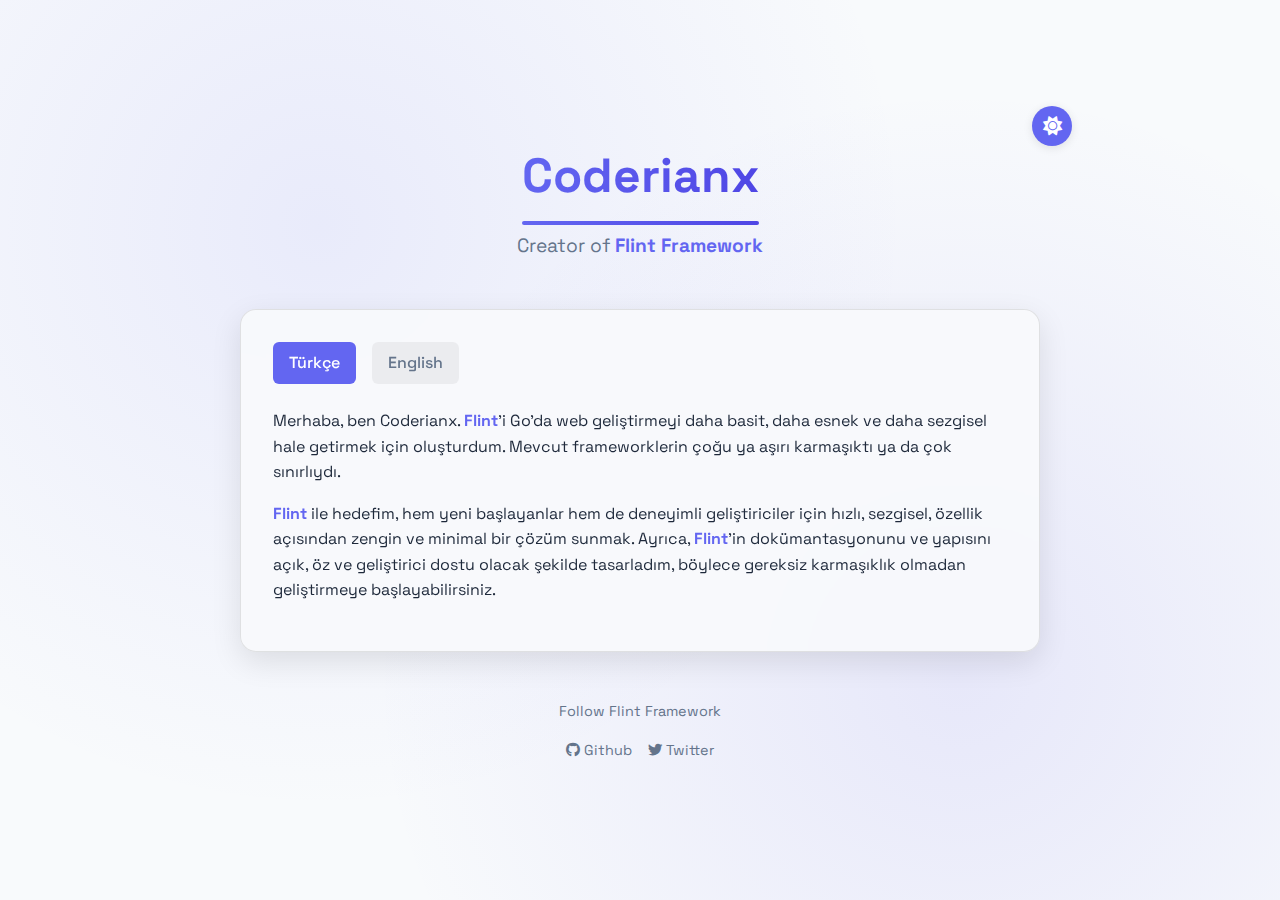
<file: flint.html>
<!DOCTYPE html>
<html lang="en">
<head>
    <meta charset="UTF-8">
    <meta name="viewport" content="width=device-width, initial-scale=1.0">
    <title>Coderianx & Flint Framework</title>
    <link rel="preconnect" href="https://fonts.googleapis.com">
    <link rel="preconnect" href="https://fonts.gstatic.com" crossorigin>
    <link href="https://fonts.googleapis.com/css2?family=Space+Grotesk:wght@400;500;700&display=swap" rel="stylesheet">
    <link rel="stylesheet" href="/css/flint.css">
    <link rel="stylesheet" href="https://cdnjs.cloudflare.com/ajax/libs/font-awesome/6.0.0-beta3/css/all.min.css">
</head>
<body>
    <div class="container">
        <button class="theme-toggle" id="themeToggle">
            <i class="fas fa-moon"></i>
        </button>
        
        <div class="header">
            <h1>Coderianx</h1>
            <div class="tagline">Creator of <span class="flint-highlight">Flint Framework</span></div>
        </div>
        
        <div class="content-box">
            <div class="language-tabs">
                <div class="tab active" onclick="switchLanguage('tr')">Türkçe</div>
                <div class="tab" onclick="switchLanguage('en')">English</div>
            </div>
            
            <div class="content active" id="tr-content">
                <p>Merhaba, ben Coderianx. <span class="flint-highlight">Flint</span>'i Go'da web geliştirmeyi daha basit, daha esnek ve daha sezgisel hale getirmek için oluşturdum. Mevcut frameworklerin çoğu ya aşırı karmaşıktı ya da çok sınırlıydı.</p>
                <p><span class="flint-highlight">Flint</span> ile hedefim, hem yeni başlayanlar hem de deneyimli geliştiriciler için hızlı, sezgisel, özellik açısından zengin ve minimal bir çözüm sunmak. Ayrıca, <span class="flint-highlight">Flint</span>'in dokümantasyonunu ve yapısını açık, öz ve geliştirici dostu olacak şekilde tasarladım, böylece gereksiz karmaşıklık olmadan geliştirmeye başlayabilirsiniz.</p>
            </div>
            
            <div class="content" id="en-content">
                <p>Hello, I'm Coderianx. I created <span class="flint-highlight">Flint</span> to make web development in Go simpler, more flexible, and more intuitive. Most existing frameworks were either overly complex or too limited.</p>
                <p>My goal with <span class="flint-highlight">Flint</span> is to deliver a fast, intuitive, feature-rich, and minimal solution for both beginners and experienced developers. I've also designed <span class="flint-highlight">Flint</span>'s documentation and structure to be clear, concise, and developer-friendly, so you can start building without unnecessary complexity.</p>
            </div>
        </div>
        
        <div class="footer">
            <div>Follow Flint Framework</div>
            <div class="social-links">
                <a href="https://github.com/coderianx/flint" class="social-link">
                    <i class="fab fa-github"></i> Github
                </a>
                <a href="https://x.com/flintframework" class="social-link">
                    <i class="fab fa-twitter"></i> Twitter</a>
            </div>
        </div>
    </div>
    <script src="js/flint.js"></script>
</body>
</html>
</file>
<file: css/flint.css>
:root {
    --primary: #6366f1;
    --primary-dark: #4f46e5;
    --dark: #1e293b;
    --light: #f8fafc;
    --bg: #1e293b;
    --content-bg: rgba(30, 41, 59, 0.7);
    --text: #f8fafc;
    --text-secondary: #94a3b8;
    --border: rgba(255, 255, 255, 0.1);
    --shadow: 0 10px 30px rgba(0, 0, 0, 0.2);
    --tab-inactive: rgba(255, 255, 255, 0.1);
}

[data-theme="light"] {
    --bg: #f8fafc;
    --content-bg: rgba(248, 250, 252, 0.9);
    --text: #1e293b;
    --text-secondary: #64748b;
    --border: rgba(0, 0, 0, 0.1);
    --shadow: 0 10px 30px rgba(0, 0, 0, 0.1);
    --tab-inactive: rgba(0, 0, 0, 0.05);
}

body {
    font-family: 'Space Grotesk', sans-serif;
    background-color: var(--bg);
    color: var(--text);
    line-height: 1.6;
    margin: 0;
    padding: 0;
    min-height: 100vh;
    display: flex;
    flex-direction: column;
    align-items: center;
    justify-content: center;
    background-image: 
        radial-gradient(circle at 25% 25%, rgba(99, 102, 241, 0.1) 0%, transparent 50%),
        radial-gradient(circle at 75% 75%, rgba(79, 70, 229, 0.1) 0%, transparent 50%);
    transition: background-color 0.3s ease, color 0.3s ease;
}

.container {
    max-width: 800px;
    padding: 2rem;
    position: relative;
}

.header {
    text-align: center;
    margin-bottom: 3rem;
    position: relative;
}

h1 {
    font-size: 3rem;
    margin: 0;
    background: linear-gradient(90deg, var(--primary), var(--primary-dark));
    -webkit-background-clip: text;
    background-clip: text;
    color: transparent;
    position: relative;
    display: inline-block;
}

h1::after {
    content: '';
    position: absolute;
    width: 100%;
    height: 4px;
    bottom: -10px;
    left: 0;
    background: linear-gradient(90deg, var(--primary), var(--primary-dark));
    border-radius: 2px;
}

.tagline {
    font-size: 1.2rem;
    color: var(--text-secondary);
    margin-top: 1rem;
}

.content-box {
    background: var(--content-bg);
    backdrop-filter: blur(10px);
    border-radius: 16px;
    padding: 2rem;
    box-shadow: var(--shadow);
    border: 1px solid var(--border);
    margin-bottom: 2rem;
    transition: all 0.3s ease;
}

.language-tabs {
    display: flex;
    gap: 1rem;
    margin-bottom: 1.5rem;
}

.tab {
    padding: 0.5rem 1rem;
    border-radius: 6px;
    cursor: pointer;
    transition: all 0.3s ease;
    font-weight: 500;
}

.tab.active {
    background: var(--primary);
    color: white;
}

.tab:not(.active) {
    background: var(--tab-inactive);
    color: var(--text-secondary);
}

.tab:not(.active):hover {
    background: var(--primary);
    color: white;
    opacity: 0.8;
}

.content {
    display: none;
}

.content.active {
    display: block;
    animation: fadeIn 0.5s ease;
}

@keyframes fadeIn {
    from { opacity: 0; transform: translateY(10px); }
    to { opacity: 1; transform: translateY(0); }
}

.flint-highlight {
    color: var(--primary);
    font-weight: 700;
}

.footer {
    text-align: center;
    margin-top: 3rem;
    color: var(--text-secondary);
    font-size: 0.9rem;
}

.social-links {
    display: flex;
    gap: 1rem;
    justify-content: center;
    margin-top: 1rem;
}

.social-link {
    color: var(--text-secondary);
    transition: color 0.3s ease;
    text-decoration: none;
}

.social-link:hover {
    color: var(--primary);
}

.theme-toggle {
    position: absolute;
    top: 0;
    right: 0;
    background: var(--primary);
    border: none;
    color: white;
    width: 40px;
    height: 40px;
    border-radius: 50%;
    display: flex;
    align-items: center;
    justify-content: center;
    cursor: pointer;
    transition: all 0.3s ease;
    box-shadow: 0 2px 10px rgba(0, 0, 0, 0.1);
}

.theme-toggle:hover {
    transform: scale(1.1);
}

.theme-toggle i {
    font-size: 1.2rem;
}
</file>
